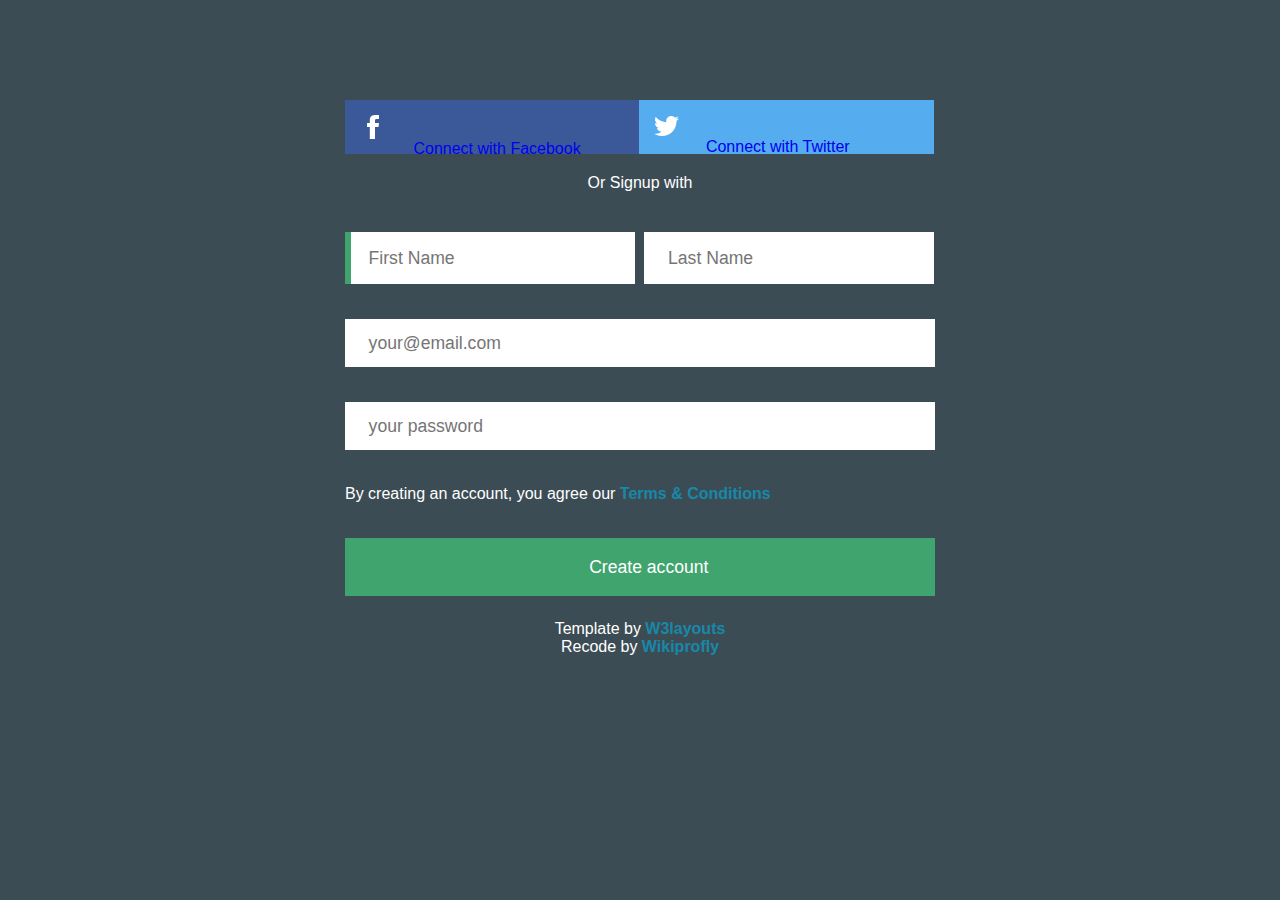
<file: formDemo1/index.html>
<!DOCTYPE html>
<html>
<head lang="en">
    <meta charset="UTF-8">
    <meta name="coder" content="Wikiprofly" />
    <meta name="designer" content="W3Layouts" />
    <link rel="stylesheet" type="text/css" href="css/index.css" />
    <title>formDemo1</title>
</head>
<body>
    <div class="container">
        <form action="#" method="post">
            <div>
                <a href="#"><img src="images/fb.png" /> Connect with Facebook</a>
                <a href="#"><img src="images/tw.png" /> Connect with Twitter</a>
            </div>
            <p>Or Signup with</p>
            <div>
                <input type="text" name="First Name" placeholder="First Name" />
                <input type="text" name="Last Name" placeholder="Last Name" />
            </div>
            <input type="email" name="email" placeholder="your@email.com" />
            <input type="password" name="password" placeholder="your password" />
            <p>By creating an account, you agree our <a href="#">Terms & Conditions</a></p>
            <input type="submit" name="submit" value="Create account" />
        </form>
        <p>Template by <a href="#">W3layouts</a></p>
        <p>Recode by <a href="#">Wikiprofly</a></p>
    </div>
</body>
</html>
</file>
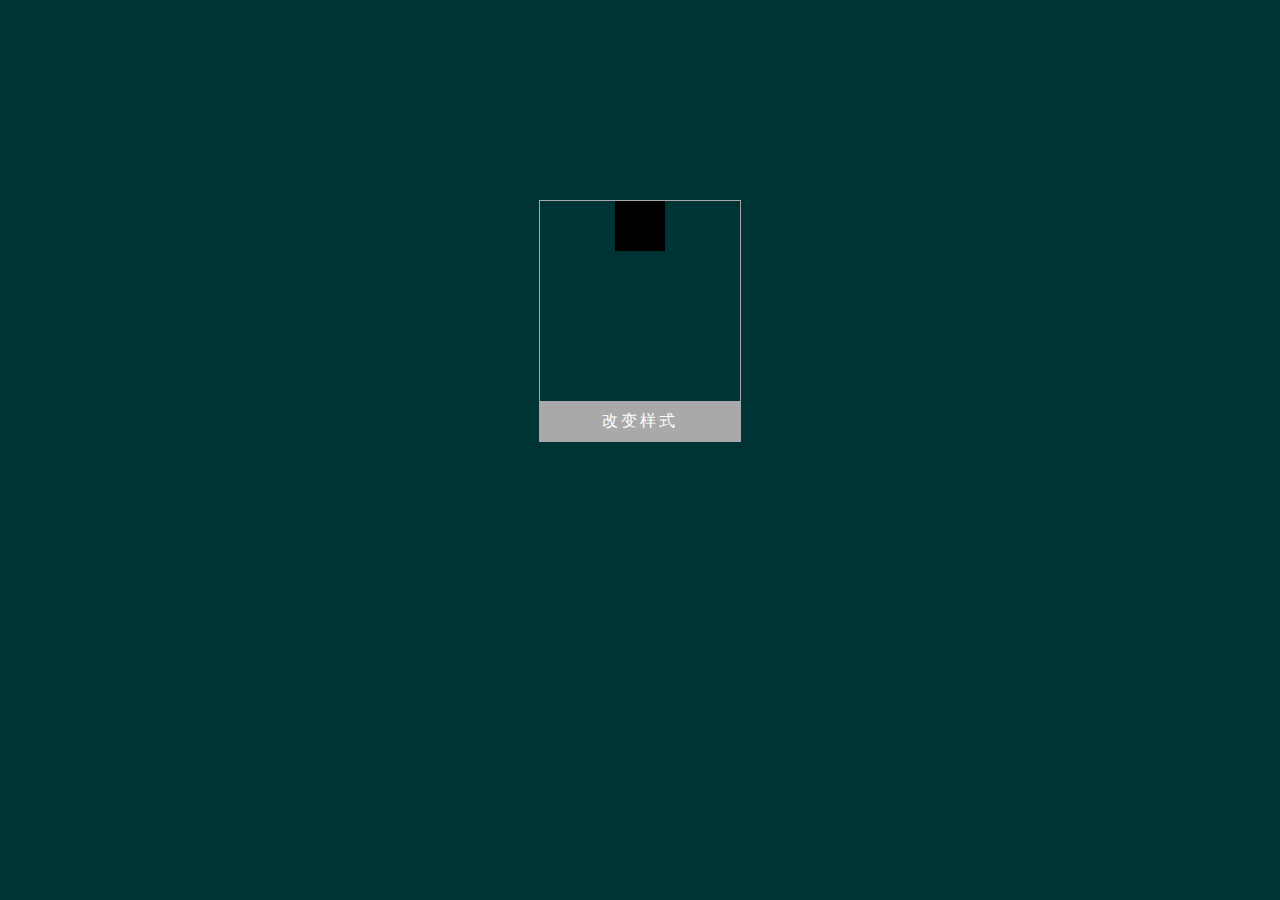
<file: homework/简单的JS控制div样式/index.html>
<!DOCTYPE html>
<html>
<head lang="en">
    <meta charset="UTF-8">
    <title>JSDemo1</title>
    <link rel="stylesheet" type="text/css" href="css/index.css" />
    <script src="js/index.js"></script>
</head>
<body>
    <div class="container">
        <div class="displayPanel">
            <div class="show">
                <div id="box" class="box"></div>
            </div>
            <button onclick="showControlPanel()">改变样式</button>
        </div>
        <div id="cPanel" class="controlPanel">
            <div class="background">
                <button onclick="changeColor('red')"></button>
                <button onclick="changeColor('green')"></button>
                <button onclick="changeColor('grey')"></button>
            </div>
            <div class="width">
                <button onclick="changeShape(50)">50px</button>
                <button onclick="changeShape(100)">100px</button>
                <button onclick="changeShape(150)">150px</button>
            </div>
            <div class="height">
                <button onclick="changeShape(null,50)">50px</button>
                <button onclick="changeShape(null,100)">100px</button>
                <button onclick="changeShape(null,150)">150px</button>
            </div>
            <div class="decision">
                <button onclick="reset()">重置</button>
                <button onclick="confirm()">确定</button>
            </div>
        </div>
    </div>
</body>
</html>
</file>
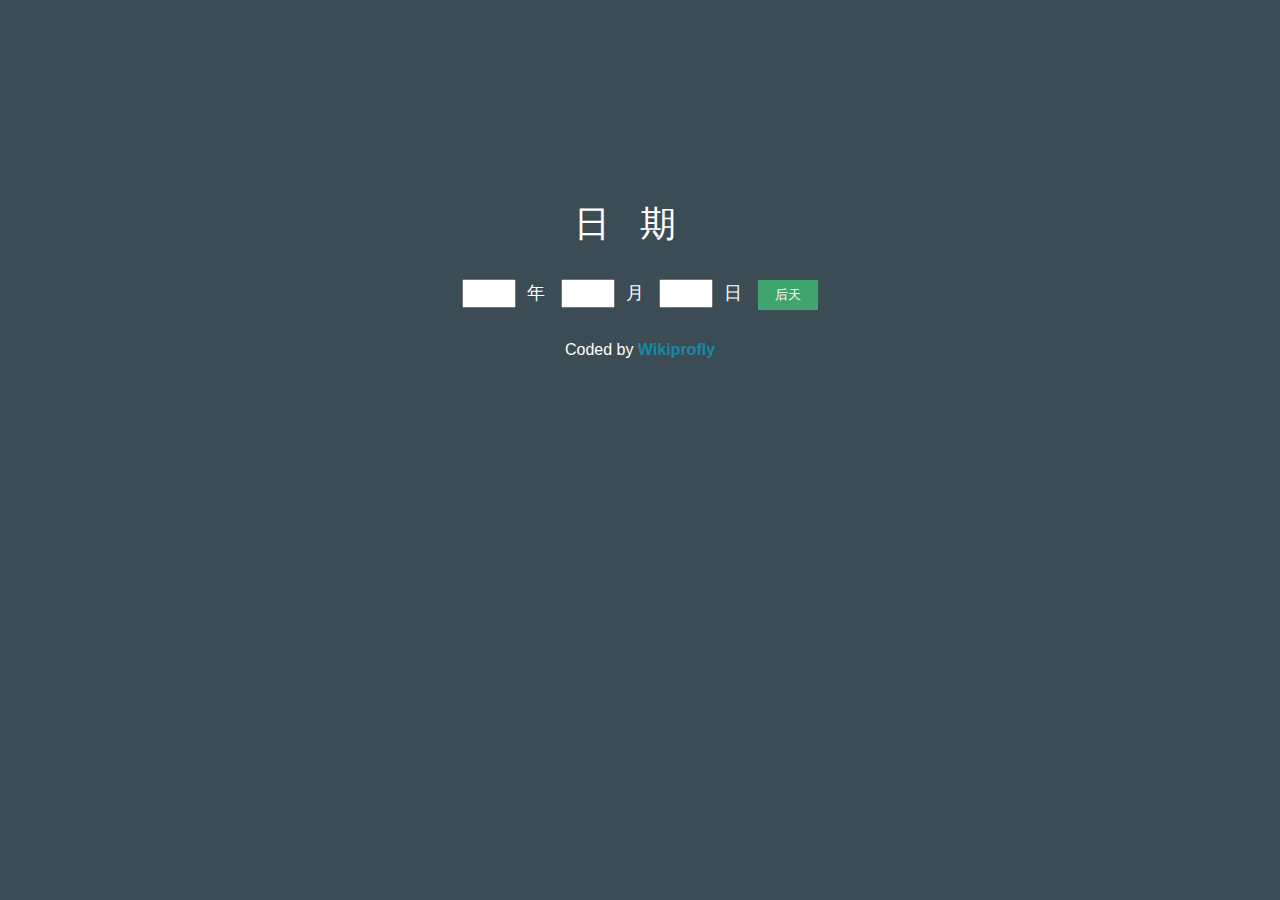
<file: homework/输入日期显示后天日期/index.html>
<!DOCTYPE html>
<html>
<head lang="en">
    <meta charset="UTF-8">
    <title>后天</title>
    <link rel="stylesheet" type="text/css" href="css/index.css" />
    <script src="js/index.js"></script>
</head>
<body>
<div class="container">
    <p>日期</p>
    <input type="text" id="year" /><label for="year">年</label>
    <input type="text" id="month" /><label for="month">月</label>
    <input type="text" id="day" /><label for="day">日</label>
    <button onclick="theDayAfterTomorrow()">后天</button>
    <p id="output"></p>
    <p id="copyright">Coded by <a href="#">Wikiprofly</a></p>
</div>
</body>
</html>
</file>
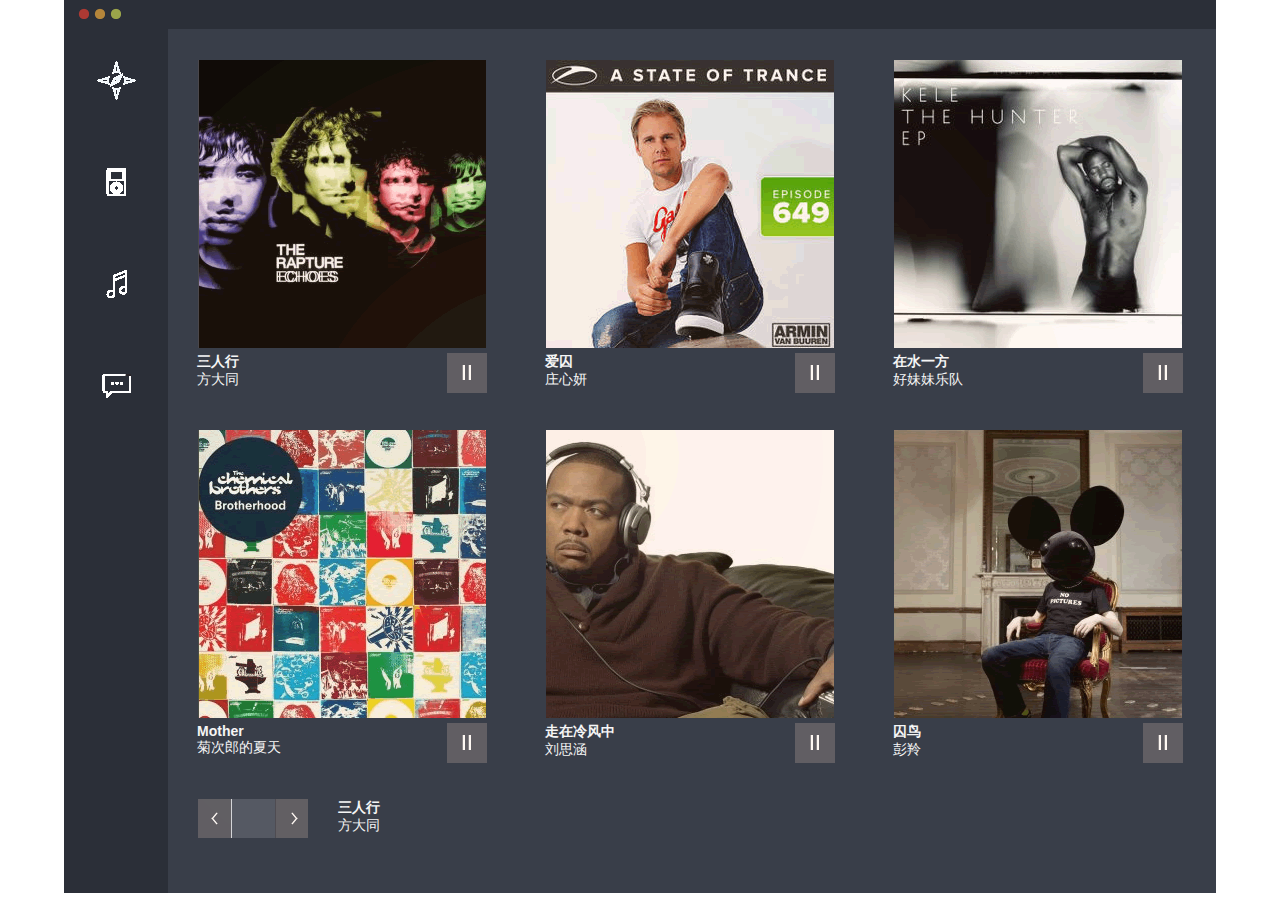
<file: homework/音乐播放器/index.html>
<!DOCTYPE html>
<html>
<head lang="en">
    <meta charset="UTF-8">
    <title>音乐播放器</title>
    <link rel="stylesheet" href="css/normalize.css" />
    <link rel="stylesheet" href="css/index.css" />
    <script src="js/index.js"></script>
</head>
<body>
    <div class="container">
        <div class="headbar"></div>
    </div>
    <div class="container">
        <div class="sidebar">
            <ul>
                <li></li>
                <li></li>
                <li></li>
                <li></li>
            </ul>
        </div>
        <div class="content">
            <div class="wrap">
                <div class="songs">
                    <img src="images/5.gif" />
                    <div>
                        <div>
                            <h1>三人行</h1>
                            <p>方大同</p>
                        </div>
                        <div>
                            <button onclick="playMusic(1)"></button>
                        </div>
                        <i></i>
                    </div>
                </div>
                <div class="songs">
                    <img src="images/6.gif" />
                    <div>
                        <div>
                            <h1>爱囚</h1>
                            <p>庄心妍</p>
                        </div>
                        <div>
                            <button onclick="playMusic(2)"></button>
                        </div>
                        <i></i>
                    </div>
                </div>
                <div class="songs">
                    <img src="images/7.gif" />
                    <div>
                        <div>
                            <h1>在水一方</h1>
                            <p>好妹妹乐队</p>
                        </div>
                        <div>
                            <button onclick="playMusic(3)"></button>
                        </div>
                        <i></i>
                    </div>
                </div>
                <div class="songs">
                    <img src="images/8.gif" />
                    <div>
                        <div>
                            <h1>Mother</h1>
                            <p>菊次郎的夏天</p>
                        </div>
                        <div>
                            <button onclick="playMusic(4)"></button>
                        </div>
                        <i></i>
                    </div>
                </div>
                <div class="songs">
                    <img src="images/9.gif" />
                    <div>
                        <div>
                            <h1>走在冷风中</h1>
                            <p>刘思涵</p>
                        </div>
                        <div>
                            <button onclick="playMusic(5)"></button>
                        </div>
                        <i></i>
                    </div>
                </div>
                <div class="songs">
                    <img src="images/10.gif" />
                    <div>
                        <div>
                            <h1>囚鸟</h1>
                            <p>彭羚</p>
                        </div>
                        <div>
                            <button onclick="playMusic(6)"></button>
                        </div>
                        <i></i>
                    </div>
                </div>
            </div>
            <div class="player">
                <i></i>
                <div class="control">
                    <button onclick="previous()"></button>
                    <button id="playBtn" onclick="playIt()"></button>
                    <button onclick="next()"></button>
                </div>
                <div class="details">
                    <h1 id="songName">三人行</h1>
                    <p id="singer">方大同</p>
                </div>
                <div id="progress" class="time">
                    <span></span>
                </div>
            </div>
        </div>
    </div>
    <audio id="audioPlayer" src="source/1.mp3"></audio>
</body>
</html>
</file>
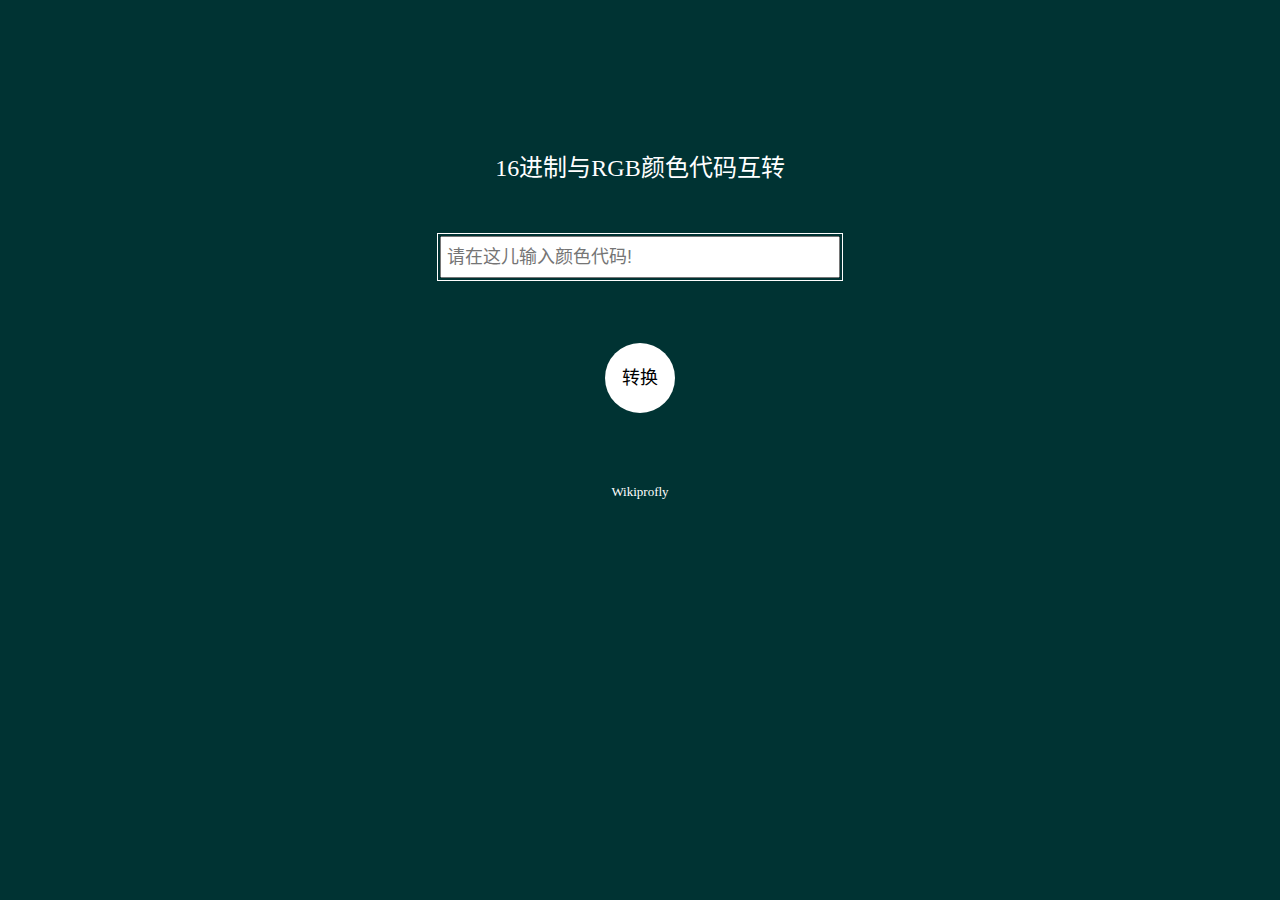
<file: 16进制颜色转rgb.html>
<!DOCTYPE html>
<html lang="zh-CN">
	<head>
		<meta charset="utf-8"/>
		<link href="public.css" rel="stylesheet" type="text/css" />
		<title>16进制与RGB颜色代码互转</title>
		<style type="text/css">
		:root {
			background-color:#033;
		}
		body {
			font-family:"Microsoft Yahei";
		}
		#container {
			display:box;
			display:-webkit-box;
			display:-moz-box;
		}
		#showPart {
			box-flex:1;
			-webkit-box-flex:1;
			-moz-box-flex:1;
		}
		#hidePart {
			width:300px;
		}
		#showPart>div {
			margin:0 auto;
			width:400px;
			margin-top:150px;
		}
		#showPart h1 {
			font-size:24px;
			font-weight:normal;
			text-align:center;
			color:#FFF;
		}
		#showPart input[type="text"] {
			width:391px;
			height:38px;
			outline:#FFF solid 1px;
			line-height:30px;
			padding-left:5px;
			font-size:large;
			margin-top:50px;
			margin-bottom:50px;
			outline-offset:2px;
		}
		#showPart input[type="button"] {
			width:70px;
			height:70px;
			border-radius:35px;
			border-width:0;
			outline:none;
			background-color:#FFF;
			display:block;
			margin:0 auto;
			font-family:"Microsoft Yahei";
			font-size:18px;
			margin-top:15px;
			margin-bottom:69px;
			cursor:pointer;
		}
		p {
			font-size:small;
			text-align:center;
			color:#FFF;
		}
		#answerPanel {
			display:none;
			margin-bottom:50px;
		}
		#left, #right {
			display:inline-block;
			font-family:"Microsoft Yahei";
			color:#000;
			line-height:70px;
			font-size:18px;
			width:35px;
			height:70px;
			margin:15px 0;
			background-color:#FFF;
			vertical-align:top;
		}
		#left {
			text-align:right;
			border-radius:35px 0px 0px 35px;
		}
		#right {
			text-align:left;
			border-radius:0px 35px 35px 0px;
		}
		#answer {
			display:inline-block;
			width:328px;
			height:98px;
			border:1px solid #FFF;
			text-align:center;
			line-height:49px;
		}
		#hidePart {
			display:none;
		}
		</style>
	</head>
	<body>
		<div id="container">
			<div id="showPart">
				<div>
					<h1>16进制与RGB颜色代码互转</h1>
					<input type="text" id="inputColor" name="inputColor" placeholder="请在这儿输入颜色代码!" required autofocus onclick="hideAnswer();" />
					<input type="button" id="convert_btn" name="convert_btn" value="转换" onclick="converting();" />
					<div id="answerPanel">
						<div id="left">转</div><p id="answer"></p><div id="right">换</div>
					</div><!-- 结果显示面板 -->
					<p>Wikiprofly</p>
				</div><!-- 转换面板 -->
			</div>
			<div id="hidePart">
				<div>
					<h1>输入说明书</h1>
					<ul>
						<li>
							<h2>16进制输入</h2>
							<ul>
								<li>xxx</li>
								<li>#xxx</li>
								<li>xxxxxx</li>
								<li>#xxxxxx</li>
							</ul>
						</li>
						<li>
							<h2>RGB输入</h2>
							<ul>
								<li>xxx,xxx,xxx<span>（逗号分隔）</span></li>
								<li>xxx xxx xxx<span>（半角空格分隔）</span></li>
							</ul>
						</li>
					</ul>
				</div><!-- 转换失败后滑出的说明书（开始属于隐藏状态）-->
			</div>
		</div>
	<script type="text/javascript">
	/*
	 * 删除字符串前后两端的空白
	 */
	String.prototype.trim = function() {
	     return this.replace(/(^\s*)|(\s*$)/g,'');
	}
	/*
	 * converting()函数的作用：
	 * 点击转换按钮后执行的函数，实现16进制与RGB颜色代码互转
	 */
	function converting() {
		//取得颜色代码并去掉代码字符串前后空白符
		var colorCode = document.getElementById("inputColor").value.trim();
		//检查取得的颜色代码的有效性并标准化以备后续转换用
		colorCode = checkValidatyAndStandardized(colorCode);
		//根据两种不同的标准输入输出结果
		convert(colorCode);	
		
	}
/*---------------------------------------------有效性验证及标准化--------------------------------------------------*/
	/* 
	 * checkValidatyAndStandardized() 函数作用：
	 * 1. 检查传入颜色代码的有效性，即检查是否是可识别的格式。若不是可识别格式则调用failedToConvert()函数反馈错误
	 *     可识别格式为：
	 *	   1. xxx         （十六进制格式，3位字符，x取值范围0-9，a-f，A-F）
	 *	   2. #xxx        （十六进制格式，4位字符，x取值范围同1，以#开头）
	 * 	   3. xxxxxx      （十六进制格式，6位字符，x取值范围同1）
	 *	   4. #xxxxxx     （十六进制格式，7位字符，x取值范围同1，以#开头）
	 *	   5. xxx,xxx,xxx （RGB格式，11位字符，以','为分隔符，x取值范围0-9，xxx的值小于255）
	 *	   6. xxx xxx xxx （RGB格式，11位字符，以' '（半角空格）为分隔符，x取值范围同5，xxx的值小于255）
	 * 2. 将检查结果为有效的颜色代码标准化并返回标准化后的格式
	 * 	   标准化后的格式为：
	 *     十六进制格式：可识别格式3
	 *          RGB格式：可识别格式5
	 */
	function checkValidatyAndStandardized(colorCode) {
		var pattern = /[\da-f]{3}/i;
		if(pattern.test(colorCode)&&colorCode.length == 3) {
			return code3to6(colorCode);		
		}
		pattern = /^#[\da-f]{3}/i;
		if(pattern.test(colorCode)&&colorCode.length == 4) {
			colorCode = colorCode.substring(1);
			return code3to6(colorCode);
		}
		pattern = /[\da-f]{6}/i;
		if(pattern.test(colorCode)&&colorCode.length == 6) {
			return colorCode;
		}
		pattern = /^#[\da-f]{6}/i;
		if(pattern.test(colorCode)&&colorCode.length == 7) {
			colorCode = colorCode.substring(1);
			return colorCode;
		}
		pattern = /(\d{1,3},){2}\d{1,3}/;
		if(pattern.test(colorCode)&&colorCode.length <= 11) {
			return checkRGBValidaty(colorCode);
			//TODO processingRGB(colorCode)
		}
		pattern = /(\d{1,3} ){2}\d{1,3}/;
		if(pattern.test(colorCode)&&colorCode.length <= 11) {
			colorCode = colorCode.replace(/ /g,',');
			return checkRGBValidaty(colorCode);
		}
		failedToConvert();
	}
	/*
	 * code3to6(colorCode) 函数的作用：
	 * 将格式为 xxx 十六进制格式，3位字符，x取值范围0-9，a-f，A-F）的颜色代码标准化为
	 * xxxxxx 十六进制格式，6位字符，x取值范围0-9，a-f，A-F）的格式
	 */
	function code3to6(colorCode) {
		colorCode += colorCode;
		colorCodeArray = colorCode.split('');
		colorCode = "";
		for(var i = 0; i < 3; i++) {
			colorCode += colorCodeArray[i] + colorCodeArray[i+3];
		}
		return colorCode;
	}
	/*
	 * checkRGBValidaty(colorCode)函数作用：
	 * 检查传入的颜色代码的有效性，如果无效则调用failedToConvert()函数反馈错误
	 *     有效的颜色代码为 xxx,xxx,xxx （RGB格式，11位字符，以','为分隔符，x取值范围0-9）xxx的值应小于255
	 *     同时可以达到排除格式为x,x,xxxx以及类似的无效格式
	 */
	function checkRGBValidaty(colorCode) {
		var colorCodeArray = colorCode.split(',');
		for(var i = 0; i < colorCodeArray.length; i++) {
			if(colorCodeArray[i] > 255) {
				failedToConvert();
			}
		}
		return colorCode;
	}
/*---------------------------------------------有效性验证及标准化--------------------------------------------------*/



/*-------------------------------------------------------转换------------------------------------------------------*/
	/*
	 * convert(colorCode)函数的作用：
	 * 将接收到的标准颜色代码转换为相应的十六进制代码或RGB代码
	 */
	function convert(colorCode) {
		if(colorCode.length < 7) {
			convertToHexadecimal(colorCode);
		}else {
			convertToRGB(colorCode);
		}
	}
	/*
	 * convertToHexadecimal(colorCode)函数的作用：
	 * 将RGB颜色代码转换为相应的十六进制代码
	 */
	function convertToHexadecimal(colorCode) {
		colorCode = colorCode.toLowerCase();
		var colorCodeArray = colorCode.split('');
		colorCode = "";
		for(var i = 0; i < colorCodeArray.length; i++) {
			switch(colorCodeArray[i]) {
				case 'a': colorCodeArray[i] = 10; break;
				case 'b': colorCodeArray[i] = 11; break;
				case 'c': colorCodeArray[i] = 12; break;
				case 'd': colorCodeArray[i] = 13; break;
				case 'e': colorCodeArray[i] = 14; break;
				case 'f': colorCodeArray[i] = 15; break;
				default: break;
			}
		}
		var colorCodeParts = new Array(3);
		var k = 0;
		//把十六进制数转换为RGB
		for(var i = 0; i < 3; i++) {
			colorCodeParts[i] = parseInt(colorCodeArray[k]) * 16 + parseInt(colorCodeArray[k+1]);
			k = k + 2;
		}
		colorCode = colorCodeParts.join(',');
		succeedToConvert(colorCode);
	}
	/*
	 * convertToRGB(colorCode)函数的作用：
	 * 将十六进制颜色代码转换为相应的RGB代码
	 */
	function convertToRGB(colorCode) {
		var colorCodeArray = colorCode.split(',');
		//存商
		var quotients = new Array(3);
		//存余数
		var remainders = new Array(3);
		for(var i = 0; i < colorCodeArray.length; i++) {
			quotients[i] = parseInt(colorCodeArray[i]/16);
			remainders[i] = colorCodeArray[i]%16;
		}
		//把商和余数按顺序放到colorCodeArray数组中
		var k = 0;
		for(var i = 0; i < 6; i = i +2) {
			colorCodeArray[i] = quotients[k];
			colorCodeArray[i+1] = remainders[k];
			k++;
		}
		//把colorCodeArray数组中的值转换为十六进制
		for(var i = 0; i < colorCodeArray.length; i++) {
			switch(colorCodeArray[i]) {
				case 10: colorCodeArray[i] = 'A'; break;
				case 11: colorCodeArray[i] = 'B'; break;
				case 12: colorCodeArray[i] = 'C'; break;
				case 13: colorCodeArray[i] = 'D'; break;
				case 14: colorCodeArray[i] = 'E'; break;
				case 15: colorCodeArray[i] = 'F'; break;
				default: break;
			}
		}
		colorCode = colorCodeArray.join('');
		succeedToConvert(colorCode);
	}
/*-------------------------------------------------------转换------------------------------------------------------*/



/*---------------------------------------------初始化以及结果处理函数----------------------------------------------*/
	/*
	 * failedToConvert()函数的作用：
	 * 处理由于用户输入无效的反馈，弹出说明书，并设置转换失败的结果促使用户正确输入
	 */
	function failedToConvert() {
		showAnswer(false,"");
		document.getElementById("hidePart").style.display = "block";
	}
	/*
	 * succeedToConvert(colorCode)函数的作用：
	 * 用于处理成功转化的颜色代码并展示结果
	 */
	function succeedToConvert(colorCode) {
		showAnswer(true,colorCode)
	}
	/*
	 * showAnswer(flag)函数的作用：
	 * 通过接收的flag值（true（成功），false（失败））来分别展示转换成功和失败的结果
	 */
	function showAnswer(flag,colorCode) {
		document.getElementById("convert_btn").style.display = "none";
		var answer = document.getElementById("answer");
		if(flag==true) {
			if(colorCode.length < 7) {
				answer.innerHTML = "#" + colorCode +"<br />" + colorCode;
			}else {
				answer.innerHTML = "rgb(" + colorCode + ")<br />rgba(" + colorCode + ")";
			}
		}else {
			answer.innerHTML = "转换失败，请参考输入说明书正确输入！";
		}
		document.getElementById("answerPanel").style.display = "block";
	}
	/*
	 * hideAnswer()函数的作用：
	 * 当用户转换失败或者想要转换另一个值的时候，隐藏上次结果，重新转换
	 */
	function hideAnswer() {
		var answerPanel = document.getElementById("answerPanel");
		if(answerPanel.style.display == "block") {
			answerPanel.style.display = "none";
			document.getElementById("convert_btn").style.display = "block";
		}
	}
/*---------------------------------------------初始化以及结果处理函数----------------------------------------------*/
	</script>
	</body>
</html>
</file>
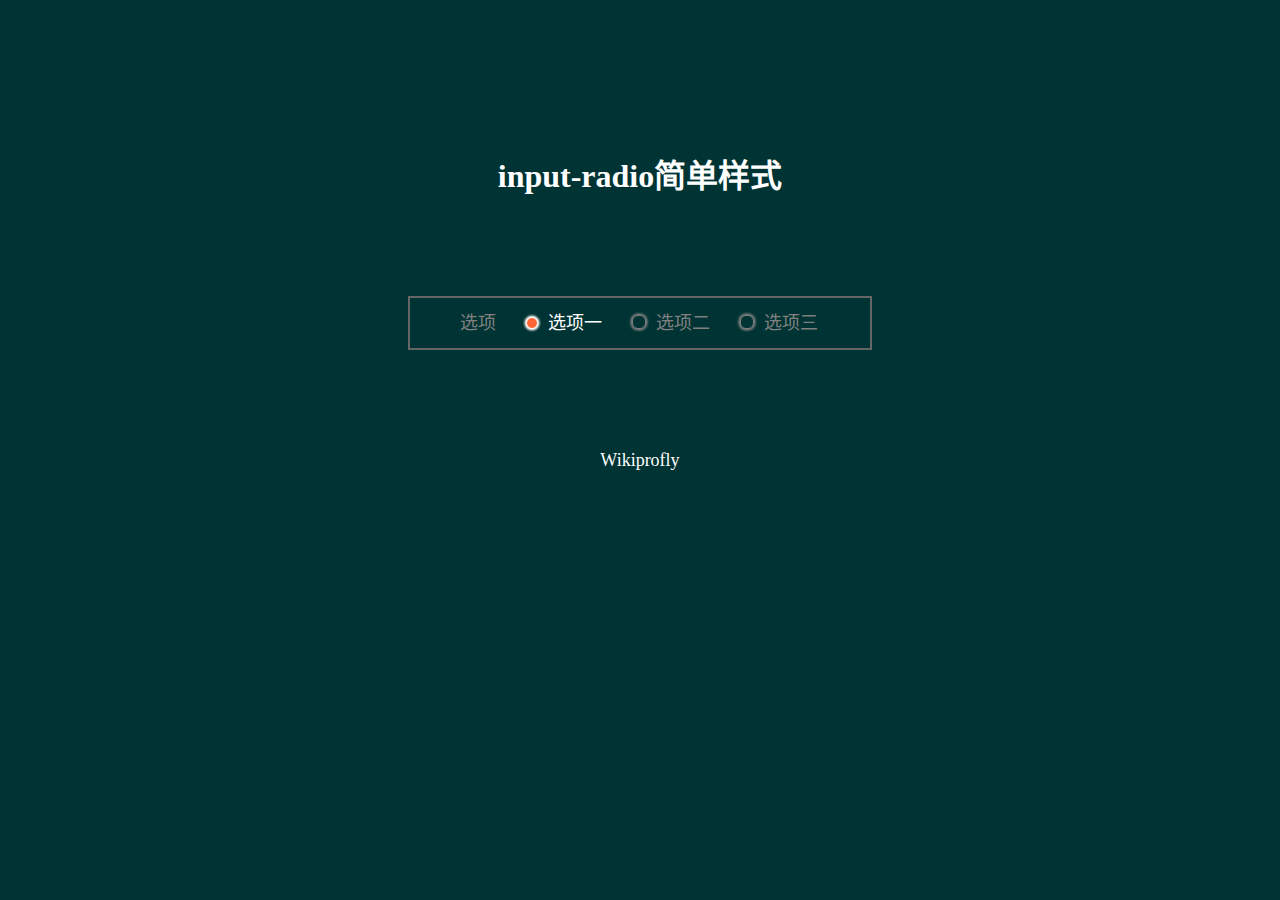
<file: input_radio简单样式.html>
<!DOCTYPE html>
<html lang="zh-cn">
<head>
<title>input-raido简单样式</title>
<meta charset="utf-8"/>
<style type="text/css">
:root{
	background-color:#033;
}
*{
	margin:0px;
	padding:0px;
}
body{
	font-family:"Microsoft Yahei";
}
.titlebar{
	color:white;
	margin-top:150px;
	text-align:center;
}
ul{
	margin:100px auto;
	list-style:none;
	width:360px;
	height:50px;
	border:2px solid #666;
	padding:0 50px;
	color:gray;
}
ul>h1{
	font-weight:normal;
	font-size:large;
	float:left;
	line-height:50px;
}
li{
	float:left;
	margin-left:30px;
	line-height:50px;
}
lable{
	font-size:18px;
}
lable:hover,.slt{
	color:white;
	cursor:pointer;
}
lable:before{
	content:'';
	display:inline-block;
	border:1px solid gray;
	border-radius:6px;
	width:12px;
	height:12px;
	margin-right:10px;
	box-shadow:-1px 0px 3px gray,0px -1px 3px gray,1px 0px 3px gray,0px 1px 3px gray;
}
lable:hover::before{
	border-color:white;
	box-shadow:-1px 0px 3px white,0px -1px 3px white,1px 0px 3px white,0px 1px 3px white;
	cursor:pointer;
}
.slt:before{
	content:'';
	background-color:#F63;
	display:inline-block;
	border:1px solid white;
	border-radius:6px;
	width:10px;
	height:10px;
	margin-right:10px;
	box-shadow:-1px 0px 3px white,0px -1px 3px white,1px 0px 3px white,0px 1px 3px white;
}
.footbar{
	font-family:"MS Serif", "New York", serif;
	font-size:18px;
	color:white;
	text-align:center;
	margin-top:100px;
	display:block;
}
</style>
</head>
<body>
<div>
    <h1 class="titlebar">input-radio简单样式</h1>
</div>
<div>
    <form action="#" method="post">
        <ul>
            <h1>选项</h1>
            <li><input id="one" type="radio" name="test" hidden checked />
            <lable id="onel" for="one" class="slt" onclick="slt(id);">选项一</label></li>
            <li><input id="two" type="radio" name="test" hidden />
            <lable id="twol" for="two" onclick="slt(id);">选项二</label></li>
            <li><input id="three" type="radio" name="test" hidden />
            <lable id="threel" for="three" onclick="slt(id);">选项三</label></li>
        </ul>
    </form>
</div>
<div>
	<span class="footbar">Wikiprofly</span>
</div>
<script type="text/javascript">
function slt(id){
	var inputs = document.getElementsByTagName('input');
	var la = document.getElementById(id);
	for(var i=0;i<inputs.length;i++){
		inputs[i].nextSibling.nextSibling.className='';
	}
	la.className="slt";
	la.previousSibling.previousSibling.checked='true';
}
</script>
</body>
</html>
</file>
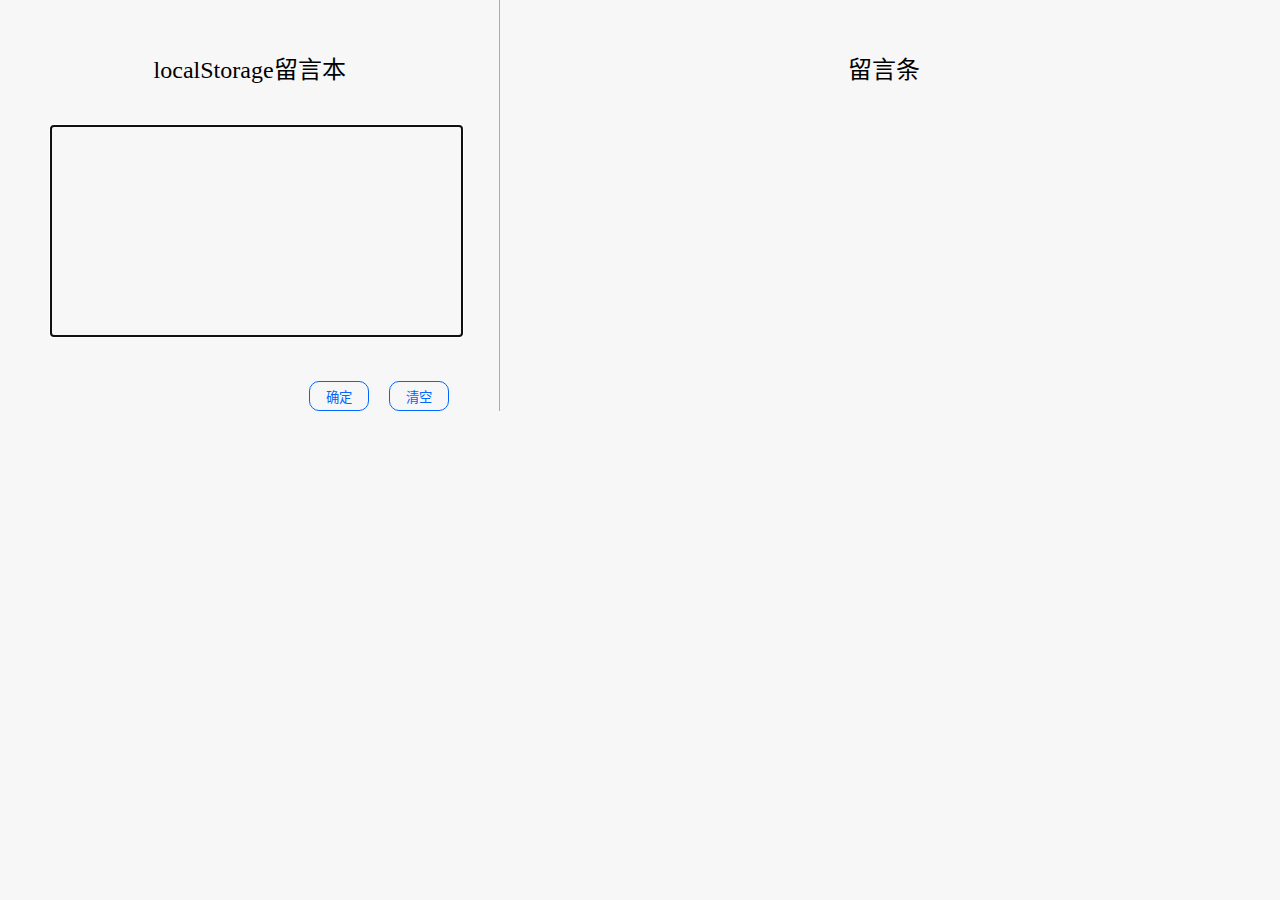
<file: localStorage留言本.html>
<!-- 
    * 尚未完善的功能：
    * 1.删除单条留言
    * 2.点击留言条，弹出一个半透明box显示完全的留言
    * 尚未添加的特效：
    * 1.鼠标移动到留言条后，<li>背景会变化 transtion ease-in-out
    * 2.界面不够美观，有时间再改改
-->
<!DOCTYPE html>
<html lang="zh-cn">
<head>
<title>localStorage留言本</title>
<meta charset="utf-8" />
<style type="text/css">
* {
	margin: 0;
	padding: 0;
	font-family: "微软雅黑";
	background-color: #F7F7F7;
}
.left {
	float: left;
	width: 39%;
	border-right:1px solid #aaa;
}
.right {
	float: left;
	width: 60%;
}
textarea{
	width:99%;
	height:200px;
	resize:none;
	border:1px solid #ccc;
	border-radius:2px;
	-moz-border-radius:2px;
	-webkit-border-radius:2px;
	-o-border-radius:2px;
	padding: 5px 8px;
	line-height: 2em;
	font-size:14px;
}
textarea:hover {
	border-color: #888;
}
.left div {
	width: 80%;
	padding-top: 50px;
	margin: 0 auto;
}
.left div div{
	width:100%;
	height: 30px;
	padding-top: 40px;
}
h1 {
	text-align: center;
	font-weight: normal;
	padding-bottom: 40px;
	font-size: 24px;
}
texrarea {
	width: 100%;
	height: 300px;
}
.left input {
	width: 60px;
	height: 30px;
	border: 1px solid #06F;
	border-radius: 10px;
	-webkit-border-radius: 10px;
	-moz-border-radius: 10px;
	-o-border-radius: 10px;
	color: #06F;
	margin-left: 20px;
	float: right;
	background-color: #F7F7F7;
	transition: background-color 0.5s ease-in-out;
	-webkit-transition: background-color 0.5s ease-in-out;
	-moz-transition: background-color 0.5s ease-in-out;
	-o-transition: background-color 0.5s ease-in-out;
	outline:none;
	cursor:pointer;
}
.left input:hover {
	background-color: #06F;
	color: #fff;
}
.right div {
	width:90%;
	margin: 0 auto;
	padding-top:50px;
}
ul{
	list-style:none;
}
li{
	border-bottom:1px solid #666;
	height:60px;
	line-height:60px;
	overflow:hidden;
	white-space: nowrap;
	text-overflow:ellipsis;
}
</style>
</head>
<body  onload="showAllMsg();">
    <div class="left">
        <div>
            <h1>localStorage留言本</h1>
            <textarea id="message" required autofocus></textarea>
            <div>
                <input type="button" name="clear" value="清空" onclick="clearMsg();"/>
                <input type="button" name="submit" value="确定" onclick="addMsg('message');"/>
            </div>
        </div>
    </div>
<div class="right">
	<div>
    	<h1>留言条</h1>
  		<ul id="leaveMsg">
  		</ul>
    </div>
</div>
<script type="text/javascript">
function addMsg(id){
	var value = document.getElementById(id).value;
	var time = new Date().getTime();
	localStorage.setItem(time,value);
	showMsg(time);
}
function showMsg(time){
	var record = document.createElement('li');
	value = localStorage.getItem(time);
	var date = new Date();
	date.setTime(time);
	var datestr = date.toUTCString();
	record.innerHTML = '时间：' + datestr + ' | 内容：' + value;
	var list = document.getElementById('leaveMsg');
	list.appendChild(record);
}
function showAllMsg(){
	for(var i=0;i<localStorage.length;i++){
		var time = localStorage.key(i);
		showMsg(time);
	}
}
function clearMsg(){
	if(confirm('是否要清空留言条?'))
		localStorage.clear();
	showAllMsg();
}
</script>
</body>
</html>
</file>
<file: homework/简单的JS控制div样式/css/index.css>
*{
    margin: 0;
    padding: 0;
    font-family: "Microsoft Yahei";
}
body{
    background: #033;
}
.container{
    position: relative;
}
.displayPanel,.controlPanel{
    width: 200px;
    height: 240px;
    text-align: center;
    border: 1px solid darkgrey;
}
.displayPanel{
    margin: 200px auto 0;
}
.controlPanel{
    visibility: hidden;
    position: absolute;
    left: 200px;
    top: 0;
}
.show{
    width: 200px;
    height: 200px;
}
.box{
    width: 50px;
    height: 50px;
    margin: 0 auto;
    background: black;
}
.displayPanel>button{
    width: 200px;
    height: 40px;
    border: none;
    background: darkgrey;
    cursor: pointer;
    letter-spacing: .2em;
    font-size: 16px;
    color: white;
}
.background, .width, .height, .decision{
    width: 200px;
    height: 60px;
}
.controlPanel button{
    width: 40px;
    height: 40px;
    border: 1px solid black;
    margin: 10px;
}
.background button:first-child{
     background: red;
 }
.background button:nth-child(2){
    background: green;
}
.background button:last-child{
    background: grey;
}
.width button:first-child{

}
</file>
<file: homework/输入日期显示后天日期/css/index.css>
*{margin: 0; padding: 0;outline: none;font-family: "Microsoft Yahei", "Arial", "Verdana", "sans-serif";}

body{
    background: #3C4C55;
    color: white;
}
.container{
    text-align: center;
    margin-top: 200px;
}
.container>p:first-child{
    margin-bottom: 30px;
    letter-spacing: 30px;
    font-size: 36px;
}
input{
    width: 50px;
    height: 25px;
    font-size: large;
    font-weight: bolder;
    text-align: center;
}
label{
    display: inline-block;
    width: 40px;
    height: 30px;
    text-align: center;
    font-size: large;
}
button{
    width: 60px;
    height: 30px;
    border: none;
    color: white;
    background: #40A46F;
    cursor: pointer;
}
#output{
    margin-top: 30px;
}

.container>p:last-child{
    margin-top: 30px;
}
.container>p:last-child>a{
    color: #1888A8;
    font-weight: bold;
    text-decoration: none;
}
.container>p:last-child>a:hover{
    color: #fff;
}
</file>
<file: homework/音乐播放器/css/index.css>
body{
    font-family: "Microsoft Yahei", "Arial", "Verdana", "sans-serif";
}
button{
    outline: none;
}
.container{
    width: 1152px;
    margin: 0 auto;
}
.headbar{
    width: 1152px;
    height: 29px;
    background: #000000 url("../images/header.gif");
}
.sidebar{
    width: 104px;
    height: 864px;
    background: #2b2f38;
    float: left;
}
.content{
    width: 1048px;
    height: 864px;
    background-color: #393e49;
    float: left;
}
.sidebar>ul{
    margin: 0;
    padding: 0;
}
.sidebar>ul>li{
    display: block;
    width: 104px;
    height: 102px;
}
.sidebar>ul>li:nth-child(1){
    background: center no-repeat url("../images/1.gif");
}
.sidebar>ul>li:nth-child(2){
    background: center no-repeat url("../images/2.gif");
}
.sidebar>ul>li:nth-child(3){
    background: center no-repeat url("../images/3.gif");
}
.sidebar>ul>li:nth-child(4){
    background: center no-repeat url("../images/4.gif");
}
.sidebar>ul>li:hover{
    background-color: #4f4340;
}
.wrap{
    margin-top: 30px;
}
.songs{
    width: 290px;
    height: 370px;
    float: left;
    margin: 0 29px;
}
.songs>div>div{
    display: inline-block;
}
.songs>div>div:nth-child(2){
    float: right;
}
h1, p{
    color: whitesmoke;
    font-size: 14px;
    margin: 0;
}
.songs>img{
    padding: 1px;
}
.songs div>button{
    width: 40px;
    height: 40px;
    border: none;
    background: url("../images/pause.gif") -4px 0;
}
.control>button:nth-child(1){
    background: url("../images/previous.gif") no-repeat;
    width: 33px;
    height: 39px;
    border: none;
}
.control>button:nth-child(2){
    background: url("../images/play.gif") no-repeat;
    width: 44px;
    height: 39px;
    border: none;
}
.control>button:nth-child(3){
    background: url("../images/next.gif") no-repeat;
    width: 33px;
    height: 39px;
    border: none;
}
.player{
    margin-top: 30px;
}
.player>div{
    height: 40px;
    float: left;
}
.control{
    margin: 0 30px;
}
.control>button{
    float: left;
}
.details{
    width: 100px;
}
.time{
    margin-left: 300px;
    font-size: 14px;
    color: whitesmoke;
    line-height: 40px;
}
</file>
<file: public.css>
/*
 * 淘宝初始化
 */
body, h1, h2, h3, h4, h5, h6, hr, p, blockquote, dl, dt, dd, ul, ol, li, pre, form, fieldset, legend, button, input, textarea, th, td {
	margin:0;
	padding:0;
}
body, button, input, input, select, textarea {
	font:12px/1.5 tahoma, arial, \5b8b\4f53;
}
h1, h2, h3, h4, h5, h6 {
	font-size:100%;
}
address, cite, dfn, em, var {
	font-style:normal;
}
code, kbd, pre, samp {
	font-family:couriernew, courier, monospace;
}
small {
	font-size:12px;
}
ul, ol {
	list-style:none;
}
a {
	text-decoration:none;
}
a:hover {
	text-decoration:underline;
}
sup {
	vertical-align:text-top;
}
sub {
	vertical-align:text-bottom;
}
legend {
	color:#000;
}
fieldset, img {
	border:0;
}
button, input, select, textarea {
	font-size:100%;
}
table {
	border-collapse:collapse;
	border-spacing:0;
}
</file>
<file: formDemo1/css/index.css>
/* reset */
html,body,div,span,applet,object,iframe,h1,h2,h3,h4,h5,h6,p,blockquote,pre,a,abbr,acronym,address,big,cite,code,del,dfn,em,img,ins,kbd,q,s,samp,small,strike,strong,sub,sup,tt,var,b,u,i,dl,dt,dd,ol,nav ul,nav li,fieldset,form,label,legend,table,caption,tbody,tfoot,thead,tr,th,td,article,aside,canvas,details,embed,figure,figcaption,footer,header,hgroup,menu,nav,output,ruby,section,summary,time,mark,audio,video{margin:0;padding:0;border:0;font-size:100%;font:inherit;vertical-align:baseline;}
article, aside, details, figcaption, figure,footer, header, hgroup, menu, nav, section {display: block;}
ol,ul{list-style:none;margin:0px;padding:0px;}
blockquote,q{quotes:none;}
blockquote:before,blockquote:after,q:before,q:after{content:'';content:none;}
table{border-collapse:collapse;border-spacing:0;}
*{padding:0px;border:none;outline:none;}
/*end reset*/
/*style start*/
/*global setting start*/
html{
    color: #fff;
    background: #3C4C55;
    font-family: 'Microsoft Yahei', 'Oxygen', sans-serif;
}
form{
    width: 590px;
    height: 520px;
    margin: 0 auto;
    margin-top: 100px;
}
input{
    display: block;
    font-size: 1.1em;
    text-indent: 1em;
    cursor: pointer;
    font-family: 'Microsoft Yahei', 'Oxygen', sans-serif;
    transition: border-left .5s ease;
    -moz-transition: border-left .5s ease;
    -ms-transition: border-left .5s ease;
    -webkit-transition: border-left .5s ease;
    -o-transition: border-left .5s ease;
}
a{
    text-decoration: none;
}
a:visited{
    color: #fff;
}
/*global setting end*/
/*facebook and twitter links start*/
form>div>a{
    display: inline-block;
    width: 295px;
    height: 54px;
    line-height: 54px;
    vertical-align: top;
}
form>div>a:first-child{
    background: #3B5998;
    -webkit-transition: background 0.5s ease-out;
    -moz-transition: background 0.5s ease-out;
    -ms-transition: background 0.5s ease-out;
    -o-transition: background 0.5s ease-out;
    transition: background 0.5s ease-out;
}
form>div>a:first-child:hover{
    background: #5D7BBA;
}
form>div>a:last-child{
    background: #55ACEE;
    margin-left: -5px;
    -webkit-transition: background 0.5s ease-out;
    -moz-transition: background 0.5s ease-out;
    -ms-transition: background 0.5s ease-out;
    -o-transition: background 0.5s ease-out;
    transition: background 0.5s ease-out;
}
form>div>a:last-child:hover{
    background: #71B8ED;
}
form>div>a>img{
    margin:11px 20px 11px 12px;
}
/*facebook and twitter links end*/
form>p:nth-of-type(1){
    text-align: center;
    margin-top: 20px;
    margin-bottom: 40px;
}
/*username password email start*/
/*username start*/
form>div>input{
    display: inline-block;
    width: 284px;
    height: 52px;
}
form>div>input:first-child{
    border-left: 6px solid #40A46F;
}
form>div>input:last-child{
    border-left: 6px solid #fff;
    margin-left: 5px;
}
/*username end*/
input:hover:not([name="submit"]){
    border-left: 6px solid #40A46F;
}
form>input:not([name="submit"]){
    width: 584px;
    height: 48px;
    border-left: 6px solid #fff;
    margin: 35px 0;
}
/*username password email end*/
form>p:nth-of-type(2)>a,.container>p>a{
    color: #1888A8;
    font-weight: bold;
}
form>p:nth-of-type(2)>a:hover,.container>p>a:hover{
    color: #fff;
}
/*submit start*/
form>input[name="submit"]{
    color: #fff;
    background: #40A46F;
    width: 590px;
    height: 58px;
    margin-top: 35px;
    transition: background .5s ease;
    -webkit-transition: background .5s ease;
    -ms-transition: background .5s ease;
    -o-transition: background .5s ease;
    -moz-transition: background .5s ease;
}
form>input[name="submit"]:hover{
    background:#07793D;
}
/*submit end*/
.container>p{
    text-align: center;
}
</file>
